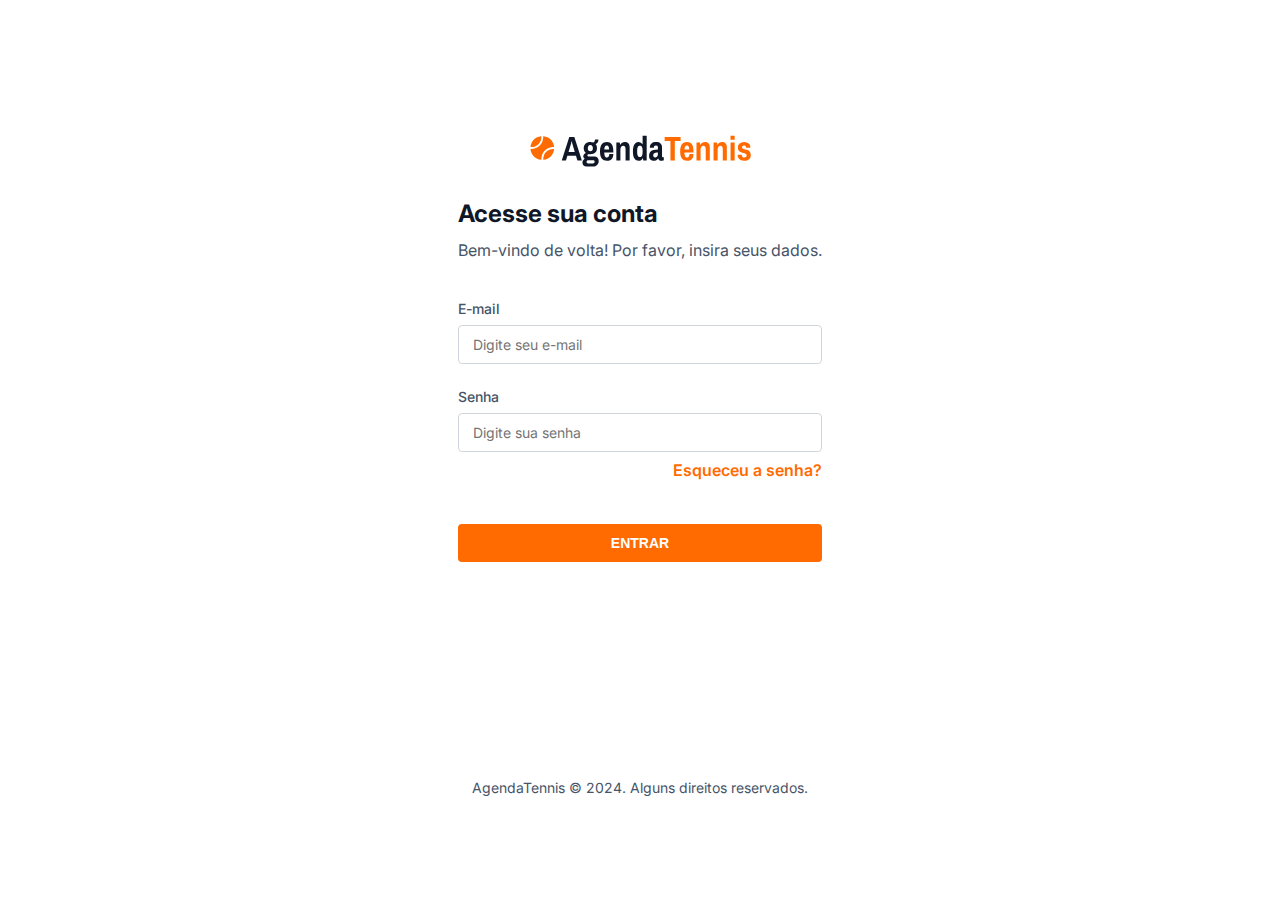
<file: index.html>
<!DOCTYPE html>
<html lang="pt-br">

<head>
  <meta charset="UTF-8" />
  <meta name="viewport" content="width=device-width, initial-scale=1.0" />
  <link rel="preconnect" href="https://fonts.googleapis.com" />
  <link rel="preconnect" href="https://fonts.gstatic.com" crossorigin />
  <link
    href="https://fonts.googleapis.com/css2?family=Inter:ital,opsz,wght@0,14..32,100..900;1,14..32,100..900&display=swap"
    rel="stylesheet" />
  <link rel="stylesheet" href="./styles/index.css" />
  <title>AgendaTennis - Login</title>
</head>

<body>
  <div id="login">
    <main>
      <div class="logo">
        <img src="./assets/icons/logo.svg" alt="Logo AgendaTennis" />
      </div>
      <div class="form-container">
        <div class="form-header">
          <h2 class="titulo-principal">Acesse sua conta</h2>
          <p class="texto-normal">
            Bem-vindo de volta! Por favor, insira seus dados.
          </p>
        </div>
        <form class="form-conteudo" method="post">
          <div>
            <label for="email" class="label-padrao">E-mail</label>
            <input type="email" id="email" autocomplete="username" name="email" placeholder="Digite seu e-mail" required
              class="input-padrao" />
          </div>
          <div>
            <label for="password" class="label-padrao">Senha</label>
            <input type="password" autocomplete="current-password" id="password" name="password" required
              placeholder="Digite sua senha" class="input-padrao" />
            <a class="esquece-senha texto-normal" href="#">Esqueceu a senha?</a>
          </div>
          <div>
            <span class="loginError"></span>
            <button type="submit" class="botao">ENTRAR</button>
          </div>
        </form>
      </div>
    </main>
    <footer>
      <p class="texto-pequeno copy">
        AgendaTennis © 2024. Alguns direitos reservados.
      </p>
    </footer>
  </div>
  <script src="./scripts/login.js"></script>
</body>

</html>
</file>
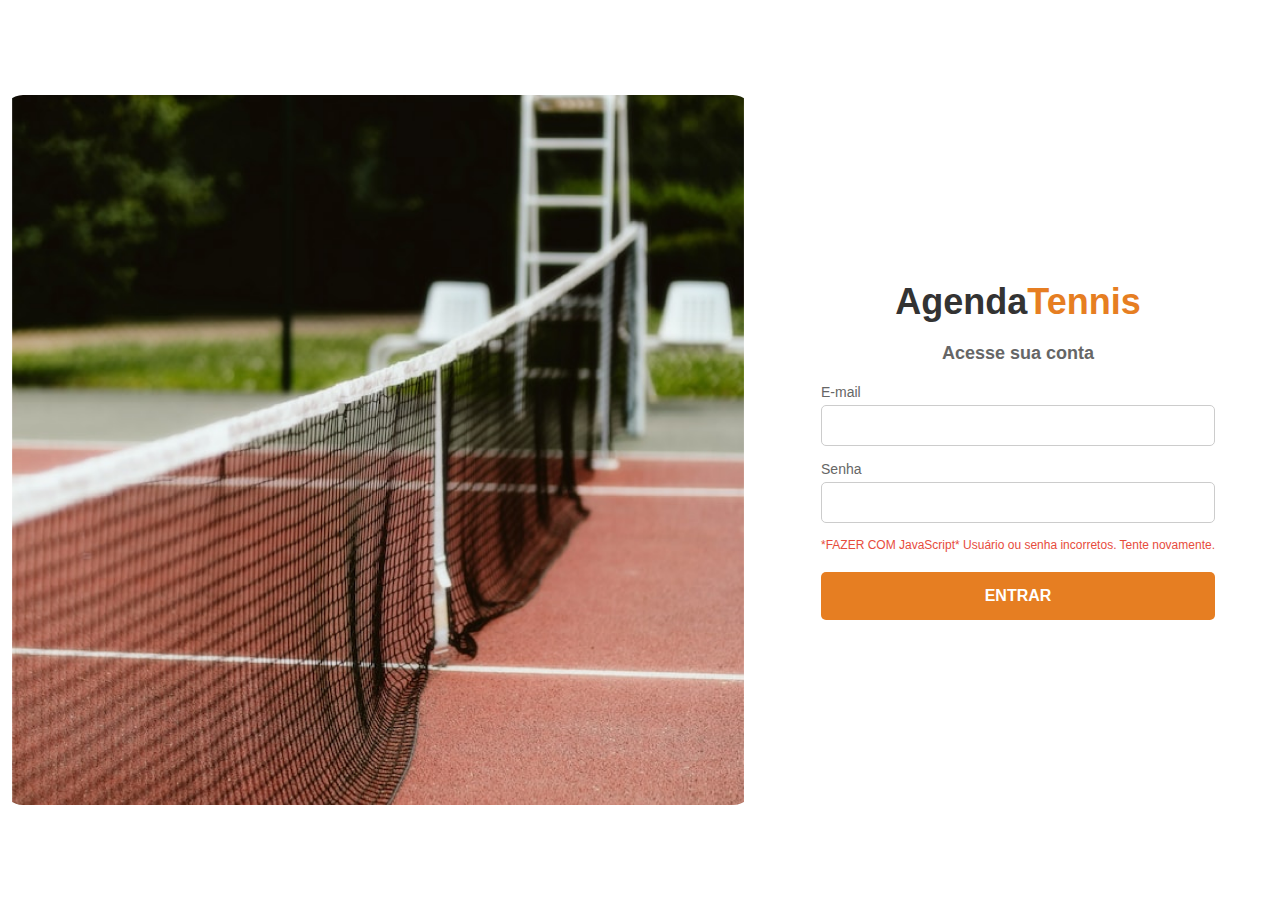
<file: login.html>
<!DOCTYPE html>
<html lang="pt-br">
<head>
    <meta charset="UTF-8">
    <meta name="viewport" content="width=device-width, initial-scale=1.0">
    <link rel="stylesheet" href="login.css">
    <title>AgendaTennis - Login</title>
</head>
<body>
    <div class="conteiner">
        <div class="secao-imagem">
            <img src="image.png" alt="Quadra de tênis">
        </div>
        <div class="secao-formulario">
            <h1>Agenda<span>Tennis</span></h1>
            <form>
                <h2>Acesse sua conta</h2>
                <label for="email">E-mail</label>
                <input type="email" id="email" name="email" required>
                
                <label for="password">Senha</label>
                <input type="password" id="password" name="password" required>
                
                <p class="mensagem-erro">*FAZER COM JavaScript* Usuário ou senha incorretos. Tente novamente.</p>
                
                <button type="submit">ENTRAR</button>
            </form>
        </div>
    </div>
</body>
</html>
</file>
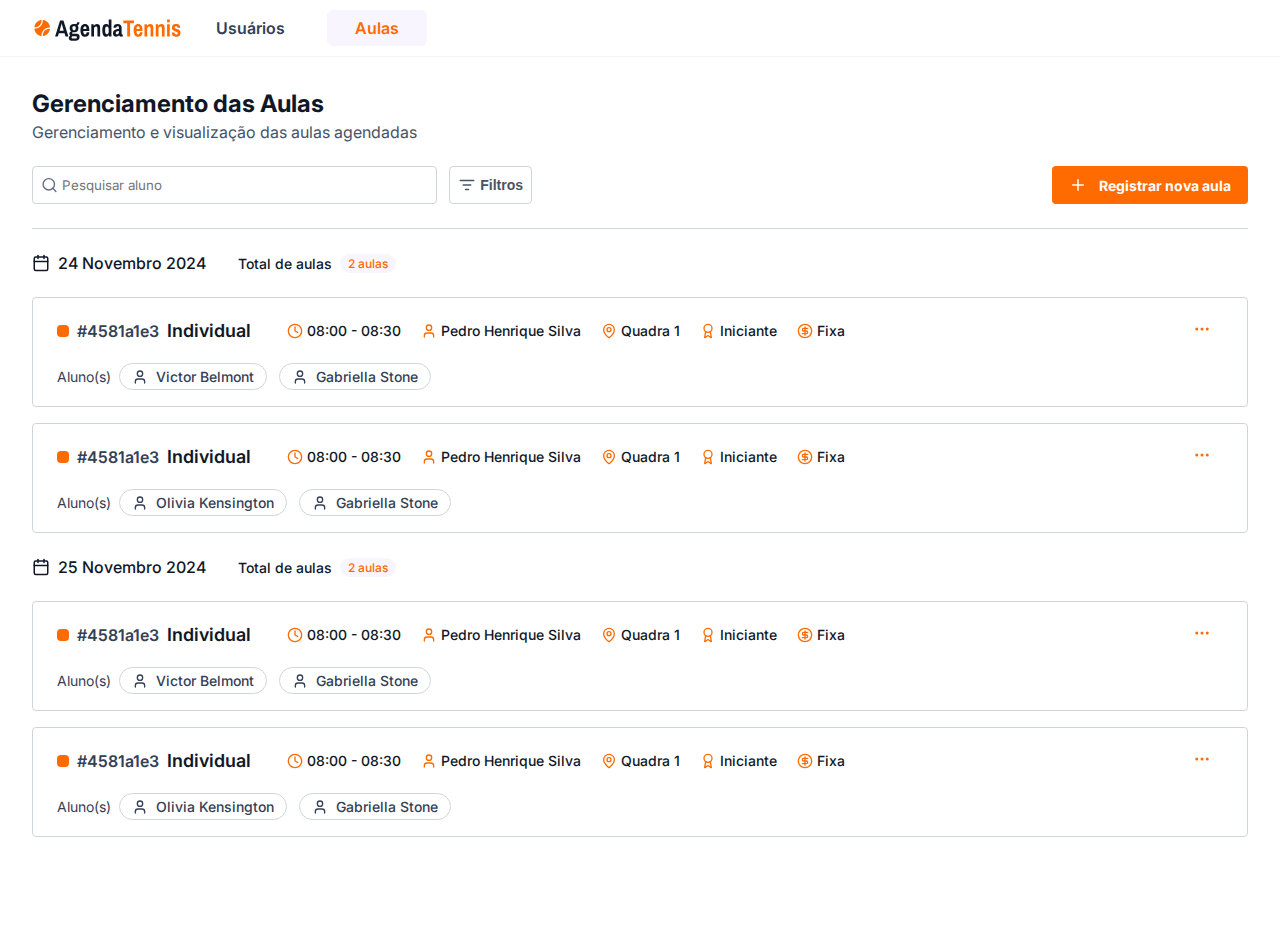
<file: aulas/listar-aulas.html>
<!DOCTYPE html>
<html lang="pt-br">

<head>
    <meta charset="UTF-8">
    <meta name="viewport" content="width=device-width, initial-scale=1.0">
    <link rel="preconnect" href="https://fonts.googleapis.com">
    <link rel="preconnect" href="https://fonts.gstatic.com" crossorigin>
    <link
        href="https://fonts.googleapis.com/css2?family=Inter:ital,opsz,wght@0,14..32,100..900;1,14..32,100..900&display=swap"
        rel="stylesheet">
    <link rel="stylesheet" href="../styles/index.css">
    <link rel="stylesheet" href="../styles/pages/aulas.css">
    <title>AgendaTennis - Listar aulas</title>
</head>

<body id="listar-aulas">
    <header class="header-main">
        <nav class="container">
            <a href="#"><img src="../assets/icons/logo.svg" alt="Logo AgendaTennis" class="img-logo"></a>
            <ul>
                <li><a href="../usuarios/listar-usuarios.html">Usuários</a></li>
                <li><a href="./listar-aulas.html" class="ativo">Aulas</a></li>
            </ul>
        </nav>
    </header>
    <div class="container">
        <main>
            <div class="descricao-pagina">
                <h1 class="titulo-principal">Gerenciamento das Aulas</h1>
                <p class="texto-normal">Gerenciamento e visualização das aulas agendadas</p>
            </div>
            <div class="acoes-usuarios">
                <div class="acoes-usuarios-filtros">
                    <div class="buscar-aulas-input">
                        <svg xmlns="http://www.w3.org/2000/svg" width="24" height="24" viewBox="0 0 24 24" fill="none"
                            stroke="currentColor" stroke-width="2" stroke-linecap="round" stroke-linejoin="round"
                            class="lucide lucide-search">
                            <circle cx="11" cy="11" r="8" />
                            <path d="m21 21-4.3-4.3" />
                        </svg>
                        <input type="search" name="" id="" placeholder="Pesquisar aluno">
                    </div>
                    <button class="filtros botao">
                        <svg xmlns="http://www.w3.org/2000/svg" width="24" height="24" viewBox="0 0 24 24" fill="none"
                            stroke="currentColor" stroke-width="2" stroke-linecap="round" stroke-linejoin="round"
                            class="lucide lucide-list-filter">
                            <path d="M3 6h18" />
                            <path d="M7 12h10" />
                            <path d="M10 18h4" />
                        </svg>
                        Filtros
                    </button>
                </div>
                <a href="./nova-aula.html" class="btn-add-aula botao">
                    <svg xmlns="http://www.w3.org/2000/svg" width="24" height="24" viewBox="0 0 24 24" fill="none"
                        stroke="currentColor" stroke-width="2" stroke-linecap="round" stroke-linejoin="round"
                        class="lucide lucide-plus">
                        <path d="M5 12h14" />
                        <path d="M12 5v14" />
                    </svg>
                    Registrar nova aula
                </a>
            </div>
            <div class="lista-aulas-container">
                <div class="grupo-aulas-dia">
                    <div class="informacoes-dia">
                        <span>
                            <svg xmlns="http://www.w3.org/2000/svg" width="24" height="24" viewBox="0 0 24 24"
                                fill="none" stroke="currentColor" stroke-width="2" stroke-linecap="round"
                                stroke-linejoin="round" class="lucide lucide-calendar">
                                <path d="M8 2v4" />
                                <path d="M16 2v4" />
                                <rect width="18" height="18" x="3" y="4" rx="2" />
                                <path d="M3 10h18" />
                            </svg>
                            24 Novembro 2024
                        </span>
                        <div>
                            Total de aulas<span class="badge">2 aulas</span>
                        </div>
                    </div>
                    <div class="aulas">
                        <div class="card-aula">
                            <div class="card-main">
                                <div class="card-aula-identificacao">
                                    <span class="id-aula">
                                        <span></span>
                                        #4581a1e3
                                    </span>
                                    <span class="card-aula-tipo">Individual</span>
                                </div>
                                <ul class="card-aula-dados-aula">
                                    <li>
                                        <svg xmlns="http://www.w3.org/2000/svg" width="24" height="24"
                                            viewBox="0 0 24 24" fill="none" stroke="currentColor" stroke-width="2"
                                            stroke-linecap="round" stroke-linejoin="round" class="lucide lucide-clock">
                                            <circle cx="12" cy="12" r="10" />
                                            <polyline points="12 6 12 12 16 14" />
                                        </svg>
                                        08:00 - 08:30
                                    </li>
                                    <li>
                                        <svg xmlns="http://www.w3.org/2000/svg" width="24" height="24"
                                            viewBox="0 0 24 24" fill="none" stroke="currentColor" stroke-width="2"
                                            stroke-linecap="round" stroke-linejoin="round" class="lucide lucide-user">
                                            <path d="M19 21v-2a4 4 0 0 0-4-4H9a4 4 0 0 0-4 4v2" />
                                            <circle cx="12" cy="7" r="4" />
                                        </svg>
                                        Pedro Henrique Silva
                                    </li>
                                    <li>
                                        <svg xmlns="http://www.w3.org/2000/svg" width="24" height="24"
                                            viewBox="0 0 24 24" fill="none" stroke="currentColor" stroke-width="2"
                                            stroke-linecap="round" stroke-linejoin="round"
                                            class="lucide lucide-map-pin">
                                            <path
                                                d="M20 10c0 4.993-5.539 10.193-7.399 11.799a1 1 0 0 1-1.202 0C9.539 20.193 4 14.993 4 10a8 8 0 0 1 16 0" />
                                            <circle cx="12" cy="10" r="3" />
                                        </svg>
                                        Quadra 1
                                    </li>
                                    <li>
                                        <svg xmlns="http://www.w3.org/2000/svg" width="24" height="24"
                                            viewBox="0 0 24 24" fill="none" stroke="currentColor" stroke-width="2"
                                            stroke-linecap="round" stroke-linejoin="round" class="lucide lucide-award">
                                            <path
                                                d="m15.477 12.89 1.515 8.526a.5.5 0 0 1-.81.47l-3.58-2.687a1 1 0 0 0-1.197 0l-3.586 2.686a.5.5 0 0 1-.81-.469l1.514-8.526" />
                                            <circle cx="12" cy="8" r="6" />
                                        </svg>
                                        Iniciante
                                    </li>
                                    <li>
                                        <svg xmlns="http://www.w3.org/2000/svg" width="24" height="24"
                                            viewBox="0 0 24 24" fill="none" stroke="currentColor" stroke-width="2"
                                            stroke-linecap="round" stroke-linejoin="round"
                                            class="lucide lucide-circle-dollar-sign">
                                            <circle cx="12" cy="12" r="10" />
                                            <path d="M16 8h-6a2 2 0 1 0 0 4h4a2 2 0 1 1 0 4H8" />
                                            <path d="M12 18V6" />
                                        </svg>
                                        Fixa
                                    </li>
                                </ul>
                                <button class="ações-aula">
                                    <svg xmlns="http://www.w3.org/2000/svg" width="24" height="24" viewBox="0 0 24 24"
                                        fill="none" stroke="currentColor" stroke-width="2" stroke-linecap="round"
                                        stroke-linejoin="round" class="lucide lucide-ellipsis">
                                        <circle cx="12" cy="12" r="1" />
                                        <circle cx="19" cy="12" r="1" />
                                        <circle cx="5" cy="12" r="1" />
                                    </svg>
                                </button>
                            </div>
                            <div class="card-footer">
                                Aluno(s)
                                <ul class="card-aula-lista-alunos">
                                    <li>
                                        <svg xmlns="http://www.w3.org/2000/svg" width="24" height="24"
                                            viewBox="0 0 24 24" fill="none" stroke="currentColor" stroke-width="2"
                                            stroke-linecap="round" stroke-linejoin="round" class="lucide lucide-user">
                                            <path d="M19 21v-2a4 4 0 0 0-4-4H9a4 4 0 0 0-4 4v2" />
                                            <circle cx="12" cy="7" r="4" />
                                        </svg>
                                        Victor Belmont
                                    </li>
                                    <li>
                                        <svg xmlns="http://www.w3.org/2000/svg" width="24" height="24"
                                            viewBox="0 0 24 24" fill="none" stroke="currentColor" stroke-width="2"
                                            stroke-linecap="round" stroke-linejoin="round" class="lucide lucide-user">
                                            <path d="M19 21v-2a4 4 0 0 0-4-4H9a4 4 0 0 0-4 4v2" />
                                            <circle cx="12" cy="7" r="4" />
                                        </svg>
                                        Gabriella Stone
                                    </li>
                                </ul>
                            </div>
                        </div>
                        <div class="card-aula">
                            <div class="card-main">
                                <div class="card-aula-identificacao">
                                    <span class="id-aula">
                                        <span></span>
                                        #4581a1e3
                                    </span>
                                    <span class="card-aula-tipo">Individual</span>
                                </div>
                                <ul class="card-aula-dados-aula">
                                    <li>
                                        <svg xmlns="http://www.w3.org/2000/svg" width="24" height="24"
                                            viewBox="0 0 24 24" fill="none" stroke="currentColor" stroke-width="2"
                                            stroke-linecap="round" stroke-linejoin="round" class="lucide lucide-clock">
                                            <circle cx="12" cy="12" r="10" />
                                            <polyline points="12 6 12 12 16 14" />
                                        </svg>
                                        08:00 - 08:30
                                    </li>
                                    <li>
                                        <svg xmlns="http://www.w3.org/2000/svg" width="24" height="24"
                                            viewBox="0 0 24 24" fill="none" stroke="currentColor" stroke-width="2"
                                            stroke-linecap="round" stroke-linejoin="round" class="lucide lucide-user">
                                            <path d="M19 21v-2a4 4 0 0 0-4-4H9a4 4 0 0 0-4 4v2" />
                                            <circle cx="12" cy="7" r="4" />
                                        </svg>
                                        Pedro Henrique Silva
                                    </li>
                                    <li>
                                        <svg xmlns="http://www.w3.org/2000/svg" width="24" height="24"
                                            viewBox="0 0 24 24" fill="none" stroke="currentColor" stroke-width="2"
                                            stroke-linecap="round" stroke-linejoin="round"
                                            class="lucide lucide-map-pin">
                                            <path
                                                d="M20 10c0 4.993-5.539 10.193-7.399 11.799a1 1 0 0 1-1.202 0C9.539 20.193 4 14.993 4 10a8 8 0 0 1 16 0" />
                                            <circle cx="12" cy="10" r="3" />
                                        </svg>
                                        Quadra 1
                                    </li>
                                    <li>
                                        <svg xmlns="http://www.w3.org/2000/svg" width="24" height="24"
                                            viewBox="0 0 24 24" fill="none" stroke="currentColor" stroke-width="2"
                                            stroke-linecap="round" stroke-linejoin="round" class="lucide lucide-award">
                                            <path
                                                d="m15.477 12.89 1.515 8.526a.5.5 0 0 1-.81.47l-3.58-2.687a1 1 0 0 0-1.197 0l-3.586 2.686a.5.5 0 0 1-.81-.469l1.514-8.526" />
                                            <circle cx="12" cy="8" r="6" />
                                        </svg>
                                        Iniciante
                                    </li>
                                    <li>
                                        <svg xmlns="http://www.w3.org/2000/svg" width="24" height="24"
                                            viewBox="0 0 24 24" fill="none" stroke="currentColor" stroke-width="2"
                                            stroke-linecap="round" stroke-linejoin="round"
                                            class="lucide lucide-circle-dollar-sign">
                                            <circle cx="12" cy="12" r="10" />
                                            <path d="M16 8h-6a2 2 0 1 0 0 4h4a2 2 0 1 1 0 4H8" />
                                            <path d="M12 18V6" />
                                        </svg>
                                        Fixa
                                    </li>
                                </ul>
                                <button class="ações-aula">
                                    <svg xmlns="http://www.w3.org/2000/svg" width="24" height="24" viewBox="0 0 24 24"
                                        fill="none" stroke="currentColor" stroke-width="2" stroke-linecap="round"
                                        stroke-linejoin="round" class="lucide lucide-ellipsis">
                                        <circle cx="12" cy="12" r="1" />
                                        <circle cx="19" cy="12" r="1" />
                                        <circle cx="5" cy="12" r="1" />
                                    </svg>
                                </button>
                            </div>
                            <div class="card-footer">
                                Aluno(s)
                                <ul class="card-aula-lista-alunos">
                                    <li>
                                        <svg xmlns="http://www.w3.org/2000/svg" width="24" height="24"
                                            viewBox="0 0 24 24" fill="none" stroke="currentColor" stroke-width="2"
                                            stroke-linecap="round" stroke-linejoin="round" class="lucide lucide-user">
                                            <path d="M19 21v-2a4 4 0 0 0-4-4H9a4 4 0 0 0-4 4v2" />
                                            <circle cx="12" cy="7" r="4" />
                                        </svg>
                                        Olivia Kensington
                                    </li>
                                    <li>
                                        <svg xmlns="http://www.w3.org/2000/svg" width="24" height="24"
                                            viewBox="0 0 24 24" fill="none" stroke="currentColor" stroke-width="2"
                                            stroke-linecap="round" stroke-linejoin="round" class="lucide lucide-user">
                                            <path d="M19 21v-2a4 4 0 0 0-4-4H9a4 4 0 0 0-4 4v2" />
                                            <circle cx="12" cy="7" r="4" />
                                        </svg>
                                        Gabriella Stone
                                    </li>
                                </ul>
                            </div>
                        </div>
                    </div>
                </div>
                <div class="grupo-aulas-dia">
                    <div class="informacoes-dia">
                        <span>
                            <svg xmlns="http://www.w3.org/2000/svg" width="24" height="24" viewBox="0 0 24 24"
                                fill="none" stroke="currentColor" stroke-width="2" stroke-linecap="round"
                                stroke-linejoin="round" class="lucide lucide-calendar">
                                <path d="M8 2v4" />
                                <path d="M16 2v4" />
                                <rect width="18" height="18" x="3" y="4" rx="2" />
                                <path d="M3 10h18" />
                            </svg>
                            25 Novembro 2024
                        </span>
                        <div>
                            Total de aulas<span class="badge">2 aulas</span>
                        </div>
                    </div>
                    <div class="aulas">
                        <div class="card-aula">
                            <div class="card-main">
                                <div class="card-aula-identificacao">
                                    <span class="id-aula">
                                        <span></span>
                                        #4581a1e3
                                    </span>
                                    <span class="card-aula-tipo">Individual</span>
                                </div>
                                <ul class="card-aula-dados-aula">
                                    <li>
                                        <svg xmlns="http://www.w3.org/2000/svg" width="24" height="24"
                                            viewBox="0 0 24 24" fill="none" stroke="currentColor" stroke-width="2"
                                            stroke-linecap="round" stroke-linejoin="round" class="lucide lucide-clock">
                                            <circle cx="12" cy="12" r="10" />
                                            <polyline points="12 6 12 12 16 14" />
                                        </svg>
                                        08:00 - 08:30
                                    </li>
                                    <li>
                                        <svg xmlns="http://www.w3.org/2000/svg" width="24" height="24"
                                            viewBox="0 0 24 24" fill="none" stroke="currentColor" stroke-width="2"
                                            stroke-linecap="round" stroke-linejoin="round" class="lucide lucide-user">
                                            <path d="M19 21v-2a4 4 0 0 0-4-4H9a4 4 0 0 0-4 4v2" />
                                            <circle cx="12" cy="7" r="4" />
                                        </svg>
                                        Pedro Henrique Silva
                                    </li>
                                    <li>
                                        <svg xmlns="http://www.w3.org/2000/svg" width="24" height="24"
                                            viewBox="0 0 24 24" fill="none" stroke="currentColor" stroke-width="2"
                                            stroke-linecap="round" stroke-linejoin="round"
                                            class="lucide lucide-map-pin">
                                            <path
                                                d="M20 10c0 4.993-5.539 10.193-7.399 11.799a1 1 0 0 1-1.202 0C9.539 20.193 4 14.993 4 10a8 8 0 0 1 16 0" />
                                            <circle cx="12" cy="10" r="3" />
                                        </svg>
                                        Quadra 1
                                    </li>
                                    <li>
                                        <svg xmlns="http://www.w3.org/2000/svg" width="24" height="24"
                                            viewBox="0 0 24 24" fill="none" stroke="currentColor" stroke-width="2"
                                            stroke-linecap="round" stroke-linejoin="round" class="lucide lucide-award">
                                            <path
                                                d="m15.477 12.89 1.515 8.526a.5.5 0 0 1-.81.47l-3.58-2.687a1 1 0 0 0-1.197 0l-3.586 2.686a.5.5 0 0 1-.81-.469l1.514-8.526" />
                                            <circle cx="12" cy="8" r="6" />
                                        </svg>
                                        Iniciante
                                    </li>
                                    <li>
                                        <svg xmlns="http://www.w3.org/2000/svg" width="24" height="24"
                                            viewBox="0 0 24 24" fill="none" stroke="currentColor" stroke-width="2"
                                            stroke-linecap="round" stroke-linejoin="round"
                                            class="lucide lucide-circle-dollar-sign">
                                            <circle cx="12" cy="12" r="10" />
                                            <path d="M16 8h-6a2 2 0 1 0 0 4h4a2 2 0 1 1 0 4H8" />
                                            <path d="M12 18V6" />
                                        </svg>
                                        Fixa
                                    </li>
                                </ul>
                                <button class="ações-aula">
                                    <svg xmlns="http://www.w3.org/2000/svg" width="24" height="24" viewBox="0 0 24 24"
                                        fill="none" stroke="currentColor" stroke-width="2" stroke-linecap="round"
                                        stroke-linejoin="round" class="lucide lucide-ellipsis">
                                        <circle cx="12" cy="12" r="1" />
                                        <circle cx="19" cy="12" r="1" />
                                        <circle cx="5" cy="12" r="1" />
                                    </svg>
                                </button>
                            </div>
                            <div class="card-footer">
                                Aluno(s)
                                <ul class="card-aula-lista-alunos">
                                    <li>
                                        <svg xmlns="http://www.w3.org/2000/svg" width="24" height="24"
                                            viewBox="0 0 24 24" fill="none" stroke="currentColor" stroke-width="2"
                                            stroke-linecap="round" stroke-linejoin="round" class="lucide lucide-user">
                                            <path d="M19 21v-2a4 4 0 0 0-4-4H9a4 4 0 0 0-4 4v2" />
                                            <circle cx="12" cy="7" r="4" />
                                        </svg>
                                        Victor Belmont
                                    </li>
                                    <li>
                                        <svg xmlns="http://www.w3.org/2000/svg" width="24" height="24"
                                            viewBox="0 0 24 24" fill="none" stroke="currentColor" stroke-width="2"
                                            stroke-linecap="round" stroke-linejoin="round" class="lucide lucide-user">
                                            <path d="M19 21v-2a4 4 0 0 0-4-4H9a4 4 0 0 0-4 4v2" />
                                            <circle cx="12" cy="7" r="4" />
                                        </svg>
                                        Gabriella Stone
                                    </li>
                                </ul>
                            </div>
                        </div>
                        <div class="card-aula">
                            <div class="card-main">
                                <div class="card-aula-identificacao">
                                    <span class="id-aula">
                                        <span></span>
                                        #4581a1e3
                                    </span>
                                    <span class="card-aula-tipo">Individual</span>
                                </div>
                                <ul class="card-aula-dados-aula">
                                    <li>
                                        <svg xmlns="http://www.w3.org/2000/svg" width="24" height="24"
                                            viewBox="0 0 24 24" fill="none" stroke="currentColor" stroke-width="2"
                                            stroke-linecap="round" stroke-linejoin="round" class="lucide lucide-clock">
                                            <circle cx="12" cy="12" r="10" />
                                            <polyline points="12 6 12 12 16 14" />
                                        </svg>
                                        08:00 - 08:30
                                    </li>
                                    <li>
                                        <svg xmlns="http://www.w3.org/2000/svg" width="24" height="24"
                                            viewBox="0 0 24 24" fill="none" stroke="currentColor" stroke-width="2"
                                            stroke-linecap="round" stroke-linejoin="round" class="lucide lucide-user">
                                            <path d="M19 21v-2a4 4 0 0 0-4-4H9a4 4 0 0 0-4 4v2" />
                                            <circle cx="12" cy="7" r="4" />
                                        </svg>
                                        Pedro Henrique Silva
                                    </li>
                                    <li>
                                        <svg xmlns="http://www.w3.org/2000/svg" width="24" height="24"
                                            viewBox="0 0 24 24" fill="none" stroke="currentColor" stroke-width="2"
                                            stroke-linecap="round" stroke-linejoin="round"
                                            class="lucide lucide-map-pin">
                                            <path
                                                d="M20 10c0 4.993-5.539 10.193-7.399 11.799a1 1 0 0 1-1.202 0C9.539 20.193 4 14.993 4 10a8 8 0 0 1 16 0" />
                                            <circle cx="12" cy="10" r="3" />
                                        </svg>
                                        Quadra 1
                                    </li>
                                    <li>
                                        <svg xmlns="http://www.w3.org/2000/svg" width="24" height="24"
                                            viewBox="0 0 24 24" fill="none" stroke="currentColor" stroke-width="2"
                                            stroke-linecap="round" stroke-linejoin="round" class="lucide lucide-award">
                                            <path
                                                d="m15.477 12.89 1.515 8.526a.5.5 0 0 1-.81.47l-3.58-2.687a1 1 0 0 0-1.197 0l-3.586 2.686a.5.5 0 0 1-.81-.469l1.514-8.526" />
                                            <circle cx="12" cy="8" r="6" />
                                        </svg>
                                        Iniciante
                                    </li>
                                    <li>
                                        <svg xmlns="http://www.w3.org/2000/svg" width="24" height="24"
                                            viewBox="0 0 24 24" fill="none" stroke="currentColor" stroke-width="2"
                                            stroke-linecap="round" stroke-linejoin="round"
                                            class="lucide lucide-circle-dollar-sign">
                                            <circle cx="12" cy="12" r="10" />
                                            <path d="M16 8h-6a2 2 0 1 0 0 4h4a2 2 0 1 1 0 4H8" />
                                            <path d="M12 18V6" />
                                        </svg>
                                        Fixa
                                    </li>
                                </ul>
                                <button class="ações-aula">
                                    <svg xmlns="http://www.w3.org/2000/svg" width="24" height="24" viewBox="0 0 24 24"
                                        fill="none" stroke="currentColor" stroke-width="2" stroke-linecap="round"
                                        stroke-linejoin="round" class="lucide lucide-ellipsis">
                                        <circle cx="12" cy="12" r="1" />
                                        <circle cx="19" cy="12" r="1" />
                                        <circle cx="5" cy="12" r="1" />
                                    </svg>
                                </button>
                            </div>
                            <div class="card-footer">
                                Aluno(s)
                                <ul class="card-aula-lista-alunos">
                                    <li>
                                        <svg xmlns="http://www.w3.org/2000/svg" width="24" height="24"
                                            viewBox="0 0 24 24" fill="none" stroke="currentColor" stroke-width="2"
                                            stroke-linecap="round" stroke-linejoin="round" class="lucide lucide-user">
                                            <path d="M19 21v-2a4 4 0 0 0-4-4H9a4 4 0 0 0-4 4v2" />
                                            <circle cx="12" cy="7" r="4" />
                                        </svg>
                                        Olivia Kensington
                                    </li>
                                    <li>
                                        <svg xmlns="http://www.w3.org/2000/svg" width="24" height="24"
                                            viewBox="0 0 24 24" fill="none" stroke="currentColor" stroke-width="2"
                                            stroke-linecap="round" stroke-linejoin="round" class="lucide lucide-user">
                                            <path d="M19 21v-2a4 4 0 0 0-4-4H9a4 4 0 0 0-4 4v2" />
                                            <circle cx="12" cy="7" r="4" />
                                        </svg>
                                        Gabriella Stone
                                    </li>
                                </ul>
                            </div>
                        </div>
                    </div>
                </div>
            </div>
        </main>
    </div>
</body>

</html>
</file>
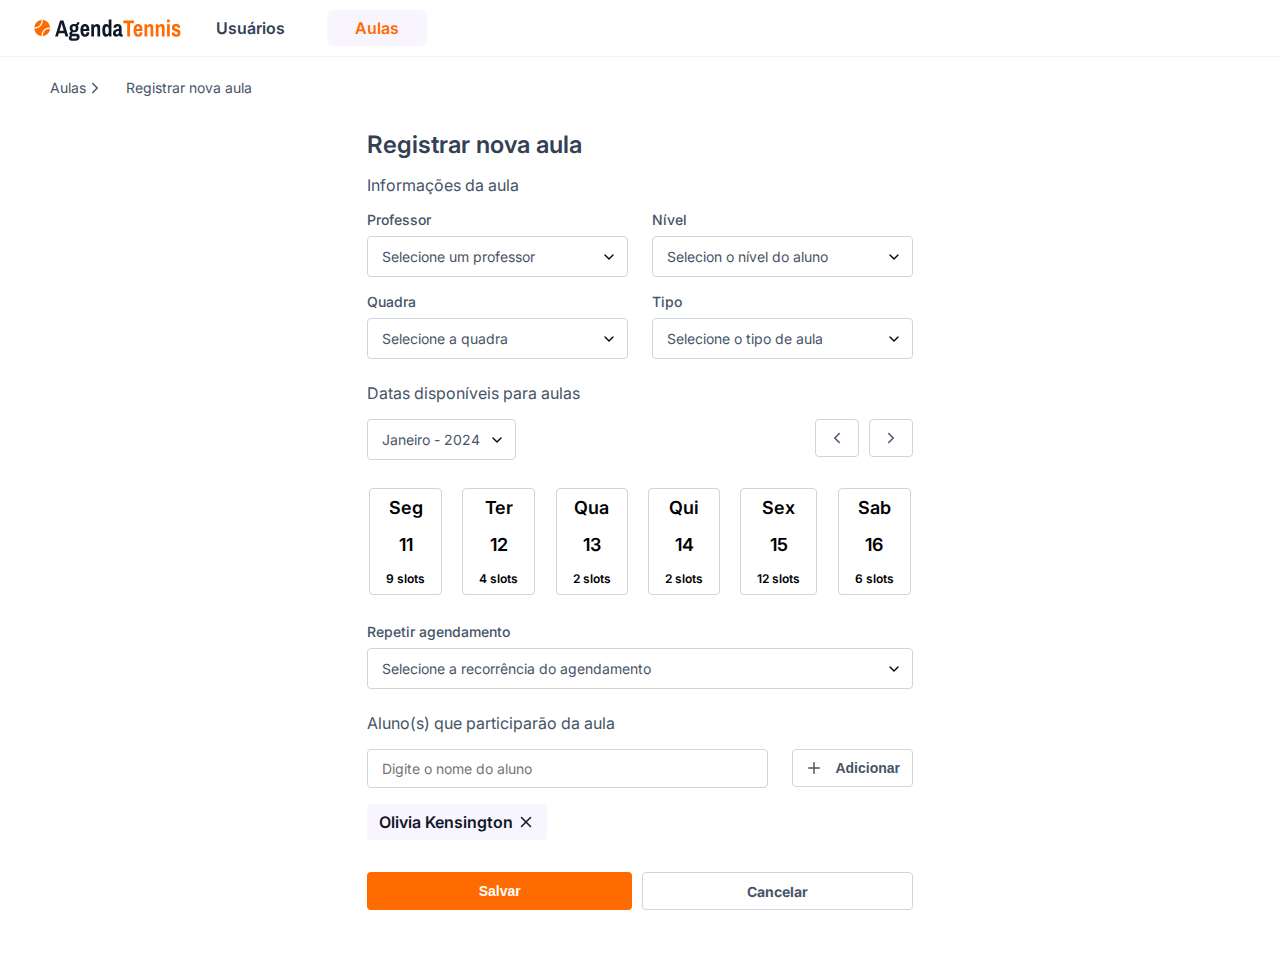
<file: aulas/nova-aula.html>
<!DOCTYPE html>
<html lang="pt-br">

<head>
    <meta charset="UTF-8">
    <meta name="viewport" content="width=device-width, initial-scale=1.0">
    <link rel="preconnect" href="https://fonts.googleapis.com">
    <link rel="preconnect" href="https://fonts.gstatic.com" crossorigin>
    <link href="https://fonts.googleapis.com/css2?family=Inter:wght@400;500;600;700&display=swap" rel="stylesheet">
    <link rel="stylesheet" href="../styles/index.css">
    <link rel="stylesheet" href="../styles/pages/cadastrar-aulas.css">
    <title>AgendaTennis - Registrar Aula</title>
</head>

<body id="nova-aula">
    <header class="header-main">
        <nav class="container">
            <a href="#"><img src="../assets/icons/logo.svg" alt="Logo AgendaTennis" class="img-logo"></a>
            <ul>
                <li><a href="../usuarios/listar-usuarios.html">Usuários</a></li>
                <li><a href="./listar-aulas.html" class="ativo">Aulas</a></li>
            </ul>
        </nav>
    </header>
    <main class="container">
        <div class="breadcrumb-container">
            <ul class="breadcrumb-list">
                <li class="breadcrumb-item">
                    <a href="./listar-aulas.html" class="text-xs">
                        Aulas
                        <svg xmlns="http://www.w3.org/2000/svg" width="24" height="24" viewBox="0 0 24 24" fill="none"
                            stroke="currentColor" stroke-width="2" stroke-linecap="round" stroke-linejoin="round"
                            class="lucide lucide-chevron-right">
                            <path d="m9 18 6-6-6-6" />
                        </svg>
                    </a>
                </li>
                <li class="breadcrumb-item">
                    <a href="./nova-aula.html" class="text-xs icon-none">
                        Registrar nova aula
                    </a>
                </li>
            </ul>
        </div>
        <div class="form-container">
            <h1 class="titulo-secundario">Registrar nova aula</h1>
            <form class="form-adicionar-aula">
                <div class="user-info">
                    <p class="texto-normal">Informações da aula</p>
                    <div class="form-group">
                        <div class="form-field">
                            <label for="professor" class="label-padrao">Professor</label>
                            <select name="professor" id="professor" class="select-padrao" required>
                                <option>Selecione um professor</option>
                                <option value="1">Gabriel Martins Silva</option>
                                <option value="2">Lucas Oliveira Santos</option>
                                <option value="3">Thiago Pereira Costa</option>
                                <option value="4">Rafael Souza Almeida</option>
                                <option value="4">Bruno Araújo Nascimento</option>
                            </select>
                        </div>
                        <div class="form-field">
                            <label for="nivel" class="label-padrao">Nível</label>
                            <select name="nivel" id="nivel" class="select-padrao" required>
                                <option>Selecion o nível do aluno</option>
                                <option value="1">Iniciante</option>
                                <option value="2">Intermediário</option>
                                <option value="3">Avançado</option>
                            </select>
                        </div>
                    </div>
                    <div class="form-group">
                        <div class="form-field">
                            <label for="quadra" class="label-padrao">Quadra</label>
                            <select name="quadra" id="quadra" class="select-padrao" required>
                                <option>Selecione a quadra</option>
                                <option value="1">Quadra - 1</option>
                                <option value="2">Quadra - 2</option>
                                <option value="3">Quadra - 3</option>
                                <option value="4">Quadra - 4</option>
                                <option value="5">Quadra - 5</option>
                            </select>
                        </div>
                        <div class="form-field">
                            <label for="tipo" class="label-padrao">Tipo</label>
                            <select name="tipo" id="tipo" class="select-padrao" required>
                                <option>Selecione o tipo de aula</option>
                                <option value="individual">Individual</option>
                                <option value="dupla">Dupla</option>
                                <option value="grupo">Grupo</option>
                            </select>
                        </div>
                    </div>
                </div>
                <div class="datas-disponiveis">
                    <p class="texto-normal">Datas disponíveis para aulas</p>
                    <div class="data-disponvies-selecionar">
                        <div class="form-group">
                            <div class="form-field">
                                <select name="datas-aulas" id="datas-aulas" class="select-padrao" required>
                                    <option value="01/2024">Janeiro - 2024</option>
                                    <option value="02/2024">Fevereiro - 2024</option>
                                    <option value="03/2024">Março - 2024</option>
                                    <option value="04/2024">Abril - 2024</option>
                                    <option value="05/2024">Maio - 2024</option>
                                    <option value="06/2024">Junho - 2024</option>
                                    <option value="07/2024">Julho - 2024</option>
                                    <option value="08/2024">Agosto - 2024</option>
                                    <option value="09/2024">Setembro - 2024</option>
                                    <option value="10/2024">Outubro - 2024</option>
                                    <option value="11/2024">Novembro - 2024</option>
                                    <option value="12/2024">Dezembro - 2024</option>
                                </select>
                            </div>
                            <div class="data-disponvies-acoes">
                                <button class="botao outline">
                                    <svg xmlns="http://www.w3.org/2000/svg" width="24" height="24" viewBox="0 0 24 24"
                                        fill="none" stroke="currentColor" stroke-width="2" stroke-linecap="round"
                                        stroke-linejoin="round" class="lucide lucide-chevron-left">
                                        <path d="m15 18-6-6 6-6" />
                                    </svg>
                                </button>
                                <button class="botao outline">
                                    <svg xmlns="http://www.w3.org/2000/svg" width="24" height="24" viewBox="0 0 24 24"
                                        fill="none" stroke="currentColor" stroke-width="2" stroke-linecap="round"
                                        stroke-linejoin="round" class="lucide lucide-chevron-right">
                                        <path d="m9 18 6-6-6-6" />
                                    </svg>
                                </button>
                            </div>
                        </div>
                        <ul class="lista-data-disponvies">
                            <li>
                                <input type="radio" name="data-selecionada" id="seg-11" class="data-selecionada">
                                <label for="seg-11" class="card-data-selecionada">
                                    <span class="dia-semana">Seg</span>
                                    <span class="dia-mes">11</span>
                                    <span class="slots">9 slots</span>
                                </label>
                            </li>
                            <li>
                                <input type="radio" name="data-selecionada" id="ter-12" class="data-selecionada">
                                <label for="ter-12" class="card-data-selecionada">
                                    <span class="dia-semana">Ter</span>
                                    <span class="dia-mes">12</span>
                                    <span class="slots">4 slots</span>
                                </label>
                            </li>
                            <li>
                                <input type="radio" name="data-selecionada" id="qua-13" class="data-selecionada">
                                <label for="qua-13" class="card-data-selecionada">
                                    <span class="dia-semana">Qua</span>
                                    <span class="dia-mes">13</span>
                                    <span class="slots">2 slots</span>
                                </label>
                            </li>
                            <li>
                                <input type="radio" name="data-selecionada" id="qui-14" class="data-selecionada">
                                <label for="qui-14" class="card-data-selecionada">
                                    <span class="dia-semana">Qui</span>
                                    <span class="dia-mes">14</span>
                                    <span class="slots">2 slots</span>
                                </label>
                            </li>
                            <li>
                                <input type="radio" name="data-selecionada" id="sex-15" class="data-selecionada">
                                <label for="sex-15" class="card-data-selecionada">
                                    <span class="dia-semana">Sex</span>
                                    <span class="dia-mes">15</span>
                                    <span class="slots">12 slots</span>
                                </label>
                            </li>
                            <li>
                                <input type="radio" name="data-selecionada" id="sab-16" class="data-selecionada">
                                <label for="sab-16" class="card-data-selecionada">
                                    <span class="dia-semana">Sab</span>
                                    <span class="dia-mes">16</span>
                                    <span class="slots">6 slots</span>
                                </label>
                            </li>
                        </ul>
                    </div>
                    <div class="form-group">
                        <div class="form-field">
                            <label for="agendamento" class="label-padrao">Repetir agendamento</label>
                            <select name="agendamento" id="agendamento" class="select-padrao" required>
                                <option>Selecione a recorrência do agendamento</option>
                                <option value="individual">Não se repete</option>
                                <option value="dupla">Semanalmente toda quarta-feira</option>
                                <option value="dupla">Mensalmente todo dia 21-01-2024</option>
                            </select>
                        </div>
                    </div>
                </div>
                <div class="alunos-participantes">
                    <p class="texto-normal">Aluno(s) que participarão da aula</p>
                    <div class="form-group">
                        <input type="search" name="adicionar-aluno" id="adicionar-aluno" class="input-padrao"
                            placeholder="Digite o nome do aluno">
                        <button type="button" class="botao outline">
                            <svg xmlns="http://www.w3.org/2000/svg" width="24" height="24" viewBox="0 0 24 24"
                                fill="none" stroke="currentColor" stroke-width="2" stroke-linecap="round"
                                stroke-linejoin="round" class="lucide lucide-plus">
                                <path d="M5 12h14" />
                                <path d="M12 5v14" />
                            </svg>Adicionar
                        </button>
                    </div>
                    <ul class="lista-alunos-participantes">
                        <li class="aluno-participante">
                            Olivia Kensington <svg xmlns=" http://www.w3.org/2000/svg" width="24" height="24"
                                viewBox="0 0 24 24" fill="none" stroke="currentColor" stroke-width="2"
                                stroke-linecap="round" stroke-linejoin="round" class="lucide lucide-x">
                                <path d="M18 6 6 18" />
                                <path d="m6 6 12 12" />
                            </svg>
                        </li>
                    </ul>
                </div>
                <div class="form-actions">
                    <button type="submit" class="botao">Salvar</button>
                    <a href="./listar-aulas.html" class="botao outline" id="cancelar">Cancelar</a>
                </div>
            </form>
        </div>
    </main>
</body>

</html>
</file>
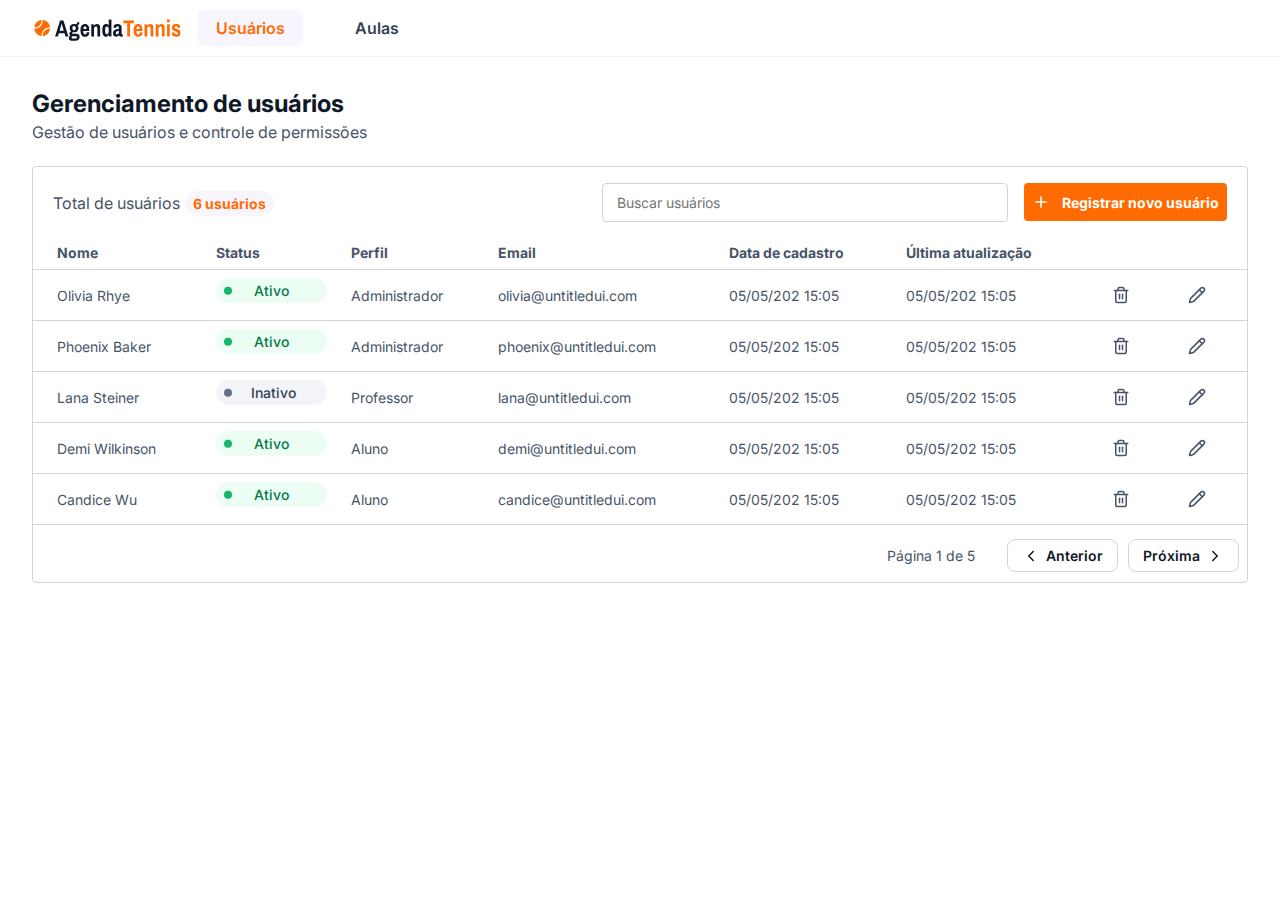
<file: usuarios/listar-usuarios.html>
<!DOCTYPE html>
<html lang="pt-br">

<head>
    <meta charset="UTF-8">
    <meta name="viewport" content="width=device-width, initial-scale=1.0">
    <link rel="preconnect" href="https://fonts.googleapis.com">
    <link rel="preconnect" href="https://fonts.gstatic.com" crossorigin>
    <link
        href="https://fonts.googleapis.com/css2?family=Inter:ital,opsz,wght@0,14..32,100..900;1,14..32,100..900&display=swap"
        rel="stylesheet">
    <link rel="stylesheet" href="../styles/index.css">
    <link rel="stylesheet" href="../styles/pages/listar-usuarios.css">
    <title>AgendaTennis - Listar Usuário</title>
</head>

<body id="listar-usuarios">
    <header class="header-main">
        <nav class="container">
            <a href="#"><img src="../assets/icons/logo.svg" alt="Logo AgendaTennis" class="img-logo"></a>
            <ul>
                <li><a href="./listar-usuarios.html" class="ativo">Usuários</a></li>
                <li><a href="../aulas/listar-aulas.html">Aulas</a></li>
            </ul>
        </nav>
    </header>
    <main class="container">
        <div class="descricao-pagina">
            <h1 class="titulo-principal">Gerenciamento de usuários</h1>
            <p class="texto-normal">Gestão de usuários e controle de permissões</p>
        </div>
        <div class="table-container">
            <div class="table-container-header">
                <p class="texto-normal">Total de usuários <span class="texto-pequeno">6 usuários</span></p>
                <div class="table-container-actions">
                    <input class="input-padrao" type="search" name="q" id="q" placeholder="Buscar usuários" />
                    <a href="./novo-usuario.html" class="botao texto-pequeno">
                        <svg xmlns="http://www.w3.org/2000/svg" width="24" height="24" viewBox="0 0 24 24" fill="none"
                            stroke="currentColor" stroke-width="2" stroke-linecap="round" stroke-linejoin="round"
                            class="lucide lucide-plus">
                            <path d="M5 12h14" />
                            <path d="M12 5v14" />
                        </svg>
                        Registrar novo usuário
                    </a>
                </div>
            </div>
            <div class="table-container-content">
                <table class="table-default">
                    <thead class="texto-pequeno">
                        <tr>
                            <th>Nome</th>
                            <th>Status</th>
                            <th>Perfil</th>
                            <th>Email</th>
                            <th>Data de cadastro</th>
                            <th>Última atualização</th>
                            <th></th>
                            <th></th>
                        </tr>
                    </thead>
                    <tbody class="texto-pequeno">
                        <tr>
                            <td>Olivia Rhye</td>
                            <td><span class="status">Ativo</span></td>
                            <td>Administrador</td>
                            <td>olivia@untitledui.com</td>
                            <td>05/05/202 15:05</td>
                            <td>05/05/202 15:05</td>
                            <td>
                                <button class="table-action-remove table-row-actions">
                                    <svg xmlns="http://www.w3.org/2000/svg" width="24" height="24" viewBox="0 0 24 24"
                                        fill="none" stroke="currentColor" stroke-width="2" stroke-linecap="round"
                                        stroke-linejoin="round" class="lucide-trash-2 lucide">
                                        <path d="M3 6h18" />
                                        <path d="M19 6v14c0 1-1 2-2 2H7c-1 0-2-1-2-2V6" />
                                        <path d="M8 6V4c0-1 1-2 2-2h4c1 0 2 1 2 2v2" />
                                        <line x1="10" x2="10" y1="11" y2="17" />
                                        <line x1="14" x2="14" y1="11" y2="17" />
                                    </svg>
                                </button>
                            </td>
                            <td>
                                <a class="table-row-actions">
                                    <svg xmlns="http://www.w3.org/2000/svg" width="24" height="24" viewBox="0 0 24 24"
                                        fill="none" stroke="currentColor" stroke-width="2" stroke-linecap="round"
                                        stroke-linejoin="round" class="lucide lucide-pencil">
                                        <path
                                            d="M21.174 6.812a1 1 0 0 0-3.986-3.987L3.842 16.174a2 2 0 0 0-.5.83l-1.321 4.352a.5.5 0 0 0 .623.622l4.353-1.32a2 2 0 0 0 .83-.497z" />
                                        <path d="m15 5 4 4" />
                                    </svg>
                                </a>
                            </td>
                        </tr>
                        <tr>
                            <td>Phoenix Baker</td>
                            <td><span class="status">Ativo</span></td>
                            <td>Administrador</td>
                            <td>phoenix@untitledui.com</td>
                            <td>05/05/202 15:05</td>
                            <td>05/05/202 15:05</td>
                            <td>
                                <button class="table-action-remove table-row-actions">
                                    <svg xmlns="http://www.w3.org/2000/svg" width="24" height="24" viewBox="0 0 24 24"
                                        fill="none" stroke="currentColor" stroke-width="2" stroke-linecap="round"
                                        stroke-linejoin="round" class="lucide-trash-2 lucide">
                                        <path d="M3 6h18" />
                                        <path d="M19 6v14c0 1-1 2-2 2H7c-1 0-2-1-2-2V6" />
                                        <path d="M8 6V4c0-1 1-2 2-2h4c1 0 2 1 2 2v2" />
                                        <line x1="10" x2="10" y1="11" y2="17" />
                                        <line x1="14" x2="14" y1="11" y2="17" />
                                    </svg>
                                </button>
                            </td>
                            <td>
                                <a class="table-row-actions">
                                    <svg xmlns="http://www.w3.org/2000/svg" width="24" height="24" viewBox="0 0 24 24"
                                        fill="none" stroke="currentColor" stroke-width="2" stroke-linecap="round"
                                        stroke-linejoin="round" class="lucide lucide-pencil">
                                        <path
                                            d="M21.174 6.812a1 1 0 0 0-3.986-3.987L3.842 16.174a2 2 0 0 0-.5.83l-1.321 4.352a.5.5 0 0 0 .623.622l4.353-1.32a2 2 0 0 0 .83-.497z" />
                                        <path d="m15 5 4 4" />
                                    </svg>
                                </a>
                            </td>
                        </tr>
                        <tr>
                            <td>Lana Steiner</td>
                            <td><span class="status inativo">Inativo</span></td>
                            <td>Professor</td>
                            <td>lana@untitledui.com</td>
                            <td>05/05/202 15:05</td>
                            <td>05/05/202 15:05</td>
                            <td>
                                <button class="table-action-remove table-row-actions">
                                    <svg xmlns="http://www.w3.org/2000/svg" width="24" height="24" viewBox="0 0 24 24"
                                        fill="none" stroke="currentColor" stroke-width="2" stroke-linecap="round"
                                        stroke-linejoin="round" class="lucide-trash-2 lucide">
                                        <path d="M3 6h18" />
                                        <path d="M19 6v14c0 1-1 2-2 2H7c-1 0-2-1-2-2V6" />
                                        <path d="M8 6V4c0-1 1-2 2-2h4c1 0 2 1 2 2v2" />
                                        <line x1="10" x2="10" y1="11" y2="17" />
                                        <line x1="14" x2="14" y1="11" y2="17" />
                                    </svg>
                                </button>
                            </td>
                            <td>
                                <a class="table-row-actions">
                                    <svg xmlns="http://www.w3.org/2000/svg" width="24" height="24" viewBox="0 0 24 24"
                                        fill="none" stroke="currentColor" stroke-width="2" stroke-linecap="round"
                                        stroke-linejoin="round" class="lucide lucide-pencil">
                                        <path
                                            d="M21.174 6.812a1 1 0 0 0-3.986-3.987L3.842 16.174a2 2 0 0 0-.5.83l-1.321 4.352a.5.5 0 0 0 .623.622l4.353-1.32a2 2 0 0 0 .83-.497z" />
                                        <path d="m15 5 4 4" />
                                    </svg>
                                </a>
                            </td>
                        </tr>
                        <tr>
                            <td>Demi Wilkinson</td>
                            <td><span class="status">Ativo</span></td>
                            <td>Aluno</td>
                            <td>demi@untitledui.com</td>
                            <td>05/05/202 15:05</td>
                            <td>05/05/202 15:05</td>
                            <td>
                                <button class="table-action-remove table-row-actions">
                                    <svg xmlns="http://www.w3.org/2000/svg" width="24" height="24" viewBox="0 0 24 24"
                                        fill="none" stroke="currentColor" stroke-width="2" stroke-linecap="round"
                                        stroke-linejoin="round" class="lucide-trash-2 lucide">
                                        <path d="M3 6h18" />
                                        <path d="M19 6v14c0 1-1 2-2 2H7c-1 0-2-1-2-2V6" />
                                        <path d="M8 6V4c0-1 1-2 2-2h4c1 0 2 1 2 2v2" />
                                        <line x1="10" x2="10" y1="11" y2="17" />
                                        <line x1="14" x2="14" y1="11" y2="17" />
                                    </svg>
                                </button>
                            </td>
                            <td>
                                <a class="table-row-actions">
                                    <svg xmlns="http://www.w3.org/2000/svg" width="24" height="24" viewBox="0 0 24 24"
                                        fill="none" stroke="currentColor" stroke-width="2" stroke-linecap="round"
                                        stroke-linejoin="round" class="lucide lucide-pencil">
                                        <path
                                            d="M21.174 6.812a1 1 0 0 0-3.986-3.987L3.842 16.174a2 2 0 0 0-.5.83l-1.321 4.352a.5.5 0 0 0 .623.622l4.353-1.32a2 2 0 0 0 .83-.497z" />
                                        <path d="m15 5 4 4" />
                                    </svg>
                                </a>
                            </td>
                        </tr>
                        <tr>
                            <td>Candice Wu</td>
                            <td><span class="status">Ativo</span></td>
                            <td>Aluno</td>
                            <td>candice@untitledui.com</td>
                            <td>05/05/202 15:05</td>
                            <td>05/05/202 15:05</td>
                            <td>
                                <button class="table-action-remove table-row-actions">
                                    <svg xmlns="http://www.w3.org/2000/svg" width="24" height="24" viewBox="0 0 24 24"
                                        fill="none" stroke="currentColor" stroke-width="2" stroke-linecap="round"
                                        stroke-linejoin="round" class="lucide-trash-2 lucide">
                                        <path d="M3 6h18" />
                                        <path d="M19 6v14c0 1-1 2-2 2H7c-1 0-2-1-2-2V6" />
                                        <path d="M8 6V4c0-1 1-2 2-2h4c1 0 2 1 2 2v2" />
                                        <line x1="10" x2="10" y1="11" y2="17" />
                                        <line x1="14" x2="14" y1="11" y2="17" />
                                    </svg>
                                </button>
                            </td>
                            <td>
                                <a class="table-row-actions">
                                    <svg xmlns="http://www.w3.org/2000/svg" width="24" height="24" viewBox="0 0 24 24"
                                        fill="none" stroke="currentColor" stroke-width="2" stroke-linecap="round"
                                        stroke-linejoin="round" class="lucide lucide-pencil">
                                        <path
                                            d="M21.174 6.812a1 1 0 0 0-3.986-3.987L3.842 16.174a2 2 0 0 0-.5.83l-1.321 4.352a.5.5 0 0 0 .623.622l4.353-1.32a2 2 0 0 0 .83-.497z" />
                                        <path d="m15 5 4 4" />
                                    </svg>
                                </a>
                            </td>
                        </tr>
                    </tbody>
                </table>
            </div>

            <div class="pagination-container">
                <div class="texto-pequeno">
                    Página 1 de 5
                </div>
                <div>
                    <a class="pagination-item texto-pequeno">
                        <svg xmlns="http://www.w3.org/2000/svg" width="24" height="24" viewBox="0 0 24 24" fill="none"
                            stroke="currentColor" stroke-width="2" stroke-linecap="round" stroke-linejoin="round"
                            class="lucide-chevron-left lucide">
                            <path d="m15 18-6-6 6-6" />
                        </svg>
                        Anterior
                    </a>
                    <a class="pagination-item texto-pequeno">
                        Próxima
                        <svg xmlns="http://www.w3.org/2000/svg" width="24" height="24" viewBox="0 0 24 24" fill="none"
                            stroke="currentColor" stroke-width="2" stroke-linecap="round" stroke-linejoin="round"
                            class="lucide-chevron-right lucide">
                            <path d="m9 18 6-6-6-6" />
                        </svg>
                    </a>
                </div>
            </div>
        </div>
    </main>
</body>

</html>
</file>
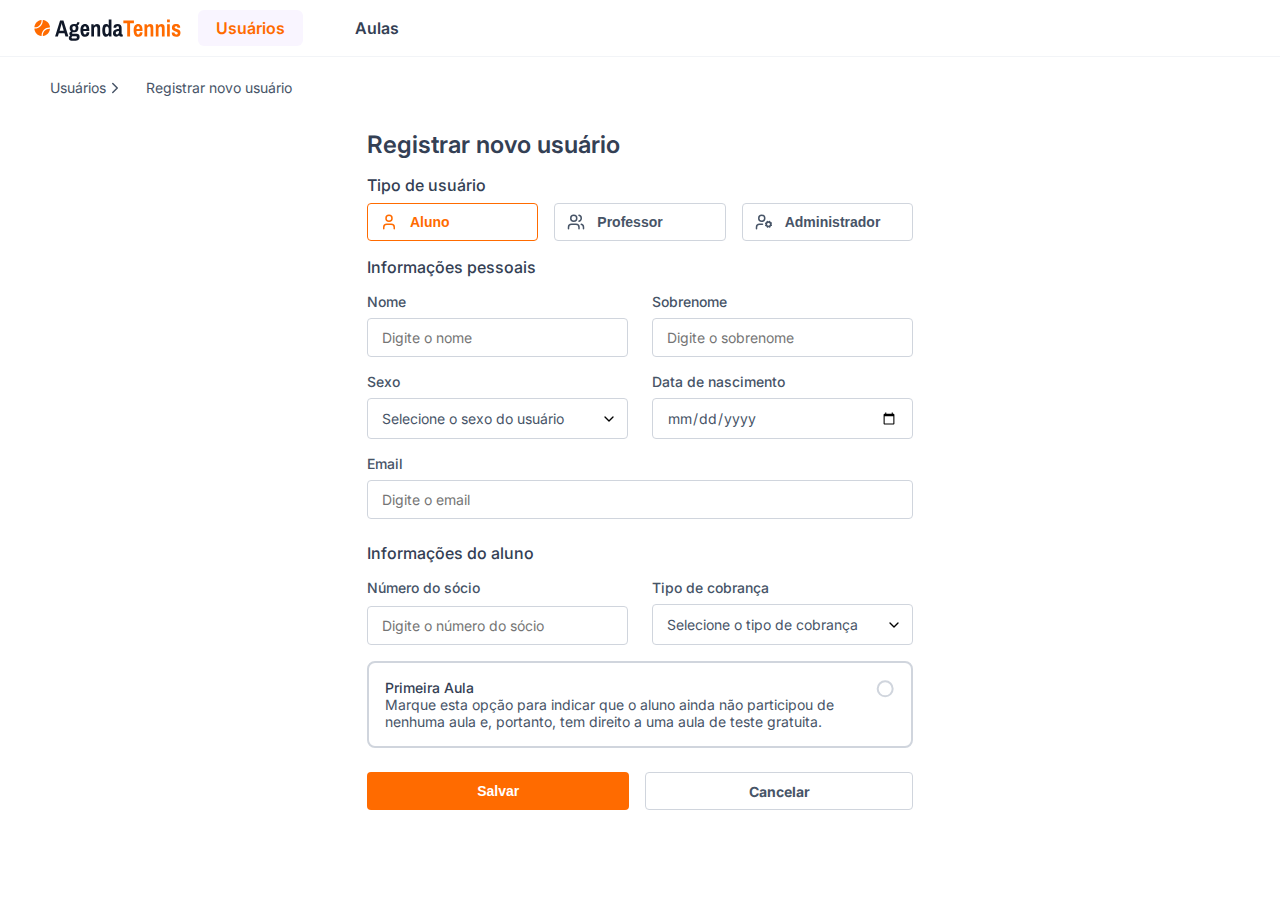
<file: usuarios/novo-usuario.html>
<!DOCTYPE html>
<html lang="pt-br">

<head>
    <meta charset="UTF-8">
    <meta name="viewport" content="width=device-width, initial-scale=1.0">
    <link rel="preconnect" href="https://fonts.googleapis.com">
    <link rel="preconnect" href="https://fonts.gstatic.com" crossorigin>
    <link
        href="https://fonts.googleapis.com/css2?family=Inter:ital,opsz,wght@0,14..32,100..900;1,14..32,100..900&display=swap"
        rel="stylesheet">
    <link rel="stylesheet" href="../styles/index.css">
    <link rel="stylesheet" href="../styles/pages/novo-usuario.css">
    <title>AgendaTennis - Registrar Usuário</title>
</head>

<body id="novo-usuario">
    <header class="header-main">
        <nav class="container">
            <a href="#"><img src="../assets/icons/logo.svg" alt="Logo AgendaTennis" class="img-logo"></a>
            <ul>
                <li><a href="./listar-usuarios.html" class="ativo">Usuários</a></li>
                <li><a href="../aulas/listar-aulas.html">Aulas</a></li>
            </ul>
        </nav>
    </header>
    <main class="container">
        <div class="breadcrumb-container">
            <ul class="breadcrumb-list">
                <li class="breadcrumb-item">
                    <a href="./listar-usuarios.html" class="text-xs">
                        Usuários
                        <svg xmlns="http://www.w3.org/2000/svg" width="24" height="24" viewBox="0 0 24 24" fill="none"
                            stroke="currentColor" stroke-width="2" stroke-linecap="round" stroke-linejoin="round"
                            class="lucide lucide-chevron-right">
                            <path d="m9 18 6-6-6-6" />
                        </svg>
                    </a>
                </li>
                <li class="breadcrumb-item">
                    <a href="./novo-usuario.html" class="text-xs icon-none">
                        Registrar novo usuário
                    </a>
                </li>
            </ul>
        </div>
        <div class="form-container">
            <h1 class="titulo-secundario">Registrar novo usuário</h1>
            <!-- Botões -->
            <div class="user-type-buttons">
                <p class="texto-normal titulo-section-form">Tipo de usuário</p>
                <div>
                    <button class="botao outline ativo" onclick="showForm('form-aluno')">
                        <svg xmlns="http://www.w3.org/2000/svg" width="24" height="24" viewBox="0 0 24 24" fill="none"
                            stroke="currentColor" stroke-width="2" stroke-linecap="round" stroke-linejoin="round"
                            class="lucide lucide-user">
                            <path d="M19 21v-2a4 4 0 0 0-4-4H9a4 4 0 0 0-4 4v2" />
                            <circle cx="12" cy="7" r="4" />
                        </svg>
                        Aluno
                    </button>
                    <button class="botao outline" onclick="showForm('form-professor')">
                        <svg xmlns="http://www.w3.org/2000/svg" width="24" height="24" viewBox="0 0 24 24" fill="none"
                            stroke="currentColor" stroke-width="2" stroke-linecap="round" stroke-linejoin="round"
                            class="lucide lucide-users">
                            <path d="M16 21v-2a4 4 0 0 0-4-4H6a4 4 0 0 0-4 4v2" />
                            <circle cx="9" cy="7" r="4" />
                            <path d="M22 21v-2a4 4 0 0 0-3-3.87" />
                            <path d="M16 3.13a4 4 0 0 1 0 7.75" />
                        </svg>
                        Professor
                    </button>
                    <button class="botao outline" onclick="showForm('form-admin')">
                        <svg xmlns="http://www.w3.org/2000/svg" width="24" height="24" viewBox="0 0 24 24" fill="none"
                            stroke="currentColor" stroke-width="2" stroke-linecap="round" stroke-linejoin="round"
                            class="lucide lucide-user-cog">
                            <circle cx="18" cy="15" r="3" />
                            <circle cx="9" cy="7" r="4" />
                            <path d="M10 15H6a4 4 0 0 0-4 4v2" />
                            <path d="m21.7 16.4-.9-.3" />
                            <path d="m15.2 13.9-.9-.3" />
                            <path d="m16.6 18.7.3-.9" />
                            <path d="m19.1 12.2.3-.9" />
                            <path d="m19.6 18.7-.4-1" />
                            <path d="m16.8 12.3-.4-1" />
                            <path d="m14.3 16.6 1-.4" />
                            <path d="m20.7 13.8 1-.4" />
                        </svg>
                        Administrador
                    </button>
                </div>
            </div>
            <!-- Formulário Aluno -->
            <form id="form-aluno" class="form-adicionar-usuario form-dinamico active">
                <div class="informacoes-pessoais">
                    <p class="texto-normal titulo-section-form">Informações pessoais</p>
                    <div class="form-group">
                        <div class="form-field">
                            <label for="nome-aluno" class="label-padrao">Nome</label>
                            <input name="nome-aluno" type="text" id="nome-aluno" class="input-padrao"
                                placeholder="Digite o nome">
                        </div>
                        <div class="form-field">
                            <label for="sobrenome-aluno" class="label-padrao">Sobrenome</label>
                            <input name="sobrenome-aluno" type="text" id="sobrenome-aluno" class="input-padrao"
                                placeholder="Digite o sobrenome">
                        </div>
                    </div>
                    <div class="form-group">
                        <div class="form-field">
                            <label for="sexo-aluno" class="label-padrao">Sexo</label>
                            <select id="sexo-aluno" name="sexo-aluno" class="select-padrao">
                                <option>Selecione o sexo do usuário</option>
                                <option value="m">Masculino</option>
                                <option value="f">Feminino</option>
                            </select>

                        </div>
                        <div class="form-field">
                            <label for="nascimento-aluno" class="label-padrao">Data de nascimento</label>
                            <input name="nascimento-aluno" type="date" id="nascimento-aluno" class="input-padrao">
                        </div>
                    </div>
                    <div class="form-field">
                        <label for="email-aluno" class="label-padrao">Email</label>
                        <input name="email-aluno" type="email" id="email-aluno" class="input-padrao"
                            placeholder="Digite o email">
                    </div>
                </div>
                <div class="informacoes-aluno">
                    <p class="texto-normal titulo-section-form">Informações do aluno</p>
                    <div class="form-group">
                        <div class="form-field">
                            <label for="numero-socio-aluno" class="label-padrao">Número do sócio</label>
                            <input name="numero-socio-aluno" type="text" id="numero-socio-aluno" class="input-padrao"
                                placeholder="Digite o número do sócio">
                        </div>
                        <div class="form-field">
                            <label for="tipo-cobranca-aluno" class="label-padrao">Tipo de cobrança</label>
                            <select name="tipo-cobranca-aluno" id="tipo-cobranca-aluno" class="select-padrao">
                                <option value="" selected>Selecione o tipo de cobrança</option>
                                <option value="Fixo">Fixo</option>
                                <option value="Anual">Anual</option>
                            </select>
                        </div>
                    </div>
                    <div class="form-field checkbox-primeira-aula">
                        <label for="primeira-aula-aluno" class="label-padrao">
                            Primeira Aula
                            <p>Marque esta opção para indicar que o aluno ainda não participou de nenhuma aula e,
                                portanto, tem direito a uma aula de teste gratuita.</p>
                        </label>
                        <input name="primeira-aula-aluno" type="checkbox" id="primeira-aula-aluno"
                            name="primeira-aula-aluno">
                    </div>
                </div>
                <div class="form-actions">
                    <button type="submit" class="salvar botao">Salvar</button>
                    <a href="./listar-usuarios.html" type="button" class="cancelar botao outline">Cancelar</a>
                </div>
            </form>

            <form id="form-professor" class="form-adicionar-usuario form-dinamico">
                <div class="informacoes-pessoais">
                    <p class="texto-normal titulo-section-form">Informações pessoais</p>
                    <div class="form-group">
                        <div class="form-field">
                            <label for="nome-aluno" class="label-padrao">Nome</label>
                            <input name="nome-aluno" type="text" id="nome-aluno" class="input-padrao"
                                placeholder="Digite o nome">
                        </div>
                        <div class="form-field">
                            <label for="sobrenome-aluno" class="label-padrao">Sobrenome</label>
                            <input name="sobrenome-aluno" type="text" id="sobrenome-aluno" class="input-padrao"
                                placeholder="Digite o sobrenome">
                        </div>
                    </div>
                    <div class="form-group">
                        <div class="form-field">
                            <label for="sexo-aluno" class="label-padrao">Sexo</label>
                            <select id="sexo-aluno" name="sexo-aluno" class="select-padrao">
                                <option>Selecione o sexo do usuário</option>
                                <option value="m">Masculino</option>
                                <option value="f">Feminino</option>
                            </select>

                        </div>
                        <div class="form-field">
                            <label for="nascimento-aluno" class="label-padrao">Data de nascimento</label>
                            <input name="nascimento-aluno" type="date" id="nascimento-aluno" class="input-padrao">
                        </div>
                    </div>
                    <div class="form-field">
                        <label for="email-aluno" class="label-padrao">Email</label>
                        <input name="email-aluno" type="email" id="email-aluno" class="input-padrao"
                            placeholder="Digite o email">
                    </div>
                </div>
                <div class="form-actions">
                    <button type="submit" class="salvar botao">Salvar</button>
                    <a href="./listar-usuarios.html" type="button" class="cancelar botao outline">Cancelar</a>
                </div>
            </form>

            <form id="form-admin" class="form-adicionar-usuario form-dinamico">
                <div class="informacoes-pessoais">
                    <p class="texto-normal titulo-section-form">Informações pessoais</p>
                    <div class="form-group">
                        <div class="form-field">
                            <label for="nome-aluno" class="label-padrao">Nome</label>
                            <input name="nome-aluno" type="text" id="nome-aluno" class="input-padrao"
                                placeholder="Digite o nome">
                        </div>
                        <div class="form-field">
                            <label for="sobrenome-aluno" class="label-padrao">Sobrenome</label>
                            <input name="sobrenome-aluno" type="text" id="sobrenome-aluno" class="input-padrao"
                                placeholder="Digite o sobrenome">
                        </div>
                    </div>
                    <div class="form-group">
                        <div class="form-field">
                            <label for="sexo-aluno" class="label-padrao">Sexo</label>
                            <select id="sexo-aluno" name="sexo-aluno" class="select-padrao">
                                <option>Selecione o sexo do usuário</option>
                                <option value="m">Masculino</option>
                                <option value="f">Feminino</option>
                            </select>

                        </div>
                        <div class="form-field">
                            <label for="nascimento-aluno" class="label-padrao">Data de nascimento</label>
                            <input name="nascimento-aluno" type="date" id="nascimento-aluno" class="input-padrao">
                        </div>
                    </div>
                    <div class="form-field">
                        <label for="email-aluno" class="label-padrao">Email</label>
                        <input name="email-aluno" type="email" id="email-aluno" class="input-padrao"
                            placeholder="Digite o email">
                    </div>
                    <div class="form-field">
                        <label for="senha" class="label-padrao">Senha</label>
                        <input name="senha" type="password" id="senha" class="input-padrao"
                            placeholder="Digite uma senha segura">
                    </div>
                </div>
                <div class="form-actions">
                    <button type="submit" class="salvar botao">Salvar</button>
                    <a href="./listar-usuarios.html" type="button" class="cancelar botao outline">Cancelar</a>
                </div>
            </form>
        </div>
    </main>
    <script>
        function showForm(formId) {
            document.querySelectorAll('.form-dinamico').forEach(form => {
                form.classList.remove('active');
            });
            document.getElementById(formId).classList.add('active');

            document.querySelectorAll('.user-type-buttons .botao').forEach(button => {
                button.classList.remove('ativo');
            });
            document.querySelector(`.botao[onclick="showForm('${formId}')"]`).classList.add('ativo');
        }

        function cancelForm() {
            alert("Formulário cancelado!");
        }
    </script>
</body>

</html>
</file>
<file: styles/index.css>
@import "./global.css";

@import "./pages/login.css";

@import "./componentes.css";
</file>
<file: login.css>
* {
    margin: 0;
    padding: 0;
    box-sizing: border-box;
    font-family: Arial, sans-serif;
}

body, html {
    height: 100%;
    width: 100%;
    background-color: #ffffff; 
}

body {
    display: flex;
    justify-content: center;
    align-items: center;
    height: 100%;
}

.conteiner {
    display: flex;
    width: 100%;
    height: 100%;
}

.secao-imagem {
    flex: 1;
    display: flex;
    justify-content: center;
    align-items: center;
    padding: 3px;
}

.secao-imagem img {
    width: 750px; 
    height: 710px; 
    object-fit: cover;
    border-radius: 20px;
}

.secao-formulario {
    flex: 1;
    padding: 60px;
    display: flex;
    flex-direction: column;
    justify-content: center;
    align-items: center;
}

.secao-formulario h1 {
    font-size: 36px;
    color: #333;
    margin-bottom: 20px;
    text-align: center;
}

.secao-formulario h1 span {
    color: #e67e22;
}

.secao-formulario h2 {
    font-size: 18px;
    margin-bottom: 20px;
    color: #666;
    text-align: center;
}

.secao-formulario label {
    font-size: 14px;
    margin-bottom: 5px;
    display: block;
    color: #666;
}

.secao-formulario input {
    width: 100%;
    max-width: 400px;
    padding: 12px;
    margin-bottom: 15px;
    border: 1px solid #ccc;
    border-radius: 5px;
}

.secao-formulario .mensagem-erro {
    color: #e74c3c;
    font-size: 12px;
    margin-bottom: 20px;
    text-align: center;
}

.secao-formulario button {
    width: 100%;
    max-width: 400px;
    padding: 15px;
    background-color: #e67e22;
    color: #ffffff;
    border: none;
    border-radius: 5px;
    cursor: pointer;
    font-size: 16px;
    font-weight: bold;
    transition: background-color 0.3s;
}

.secao-formulario button:hover {
    background-color: #cf6718;
}
</file>
<file: styles/pages/aulas.css>
#listar-aulas main {
    margin-top: 32px;
    padding-bottom: 64px;
}

#listar-aulas .descricao-pagina {
    width: 100%;
    margin-bottom: 24px;
}

#listar-aulas .descricao-pagina h1 {
    margin-bottom: 4px;
}

#listar-aulas .acoes-usuarios {
    width: 100%;
    display: flex;
    justify-content: space-between;
}

#listar-aulas .acoes-usuarios-filtros {
    flex: 1;
    display: flex;
    gap: 12px;
    max-width: 500px;
}

#listar-aulas .acoes-usuarios-filtros .filtros {
    background-color: transparent;
    color: var(--cor-texto);
    max-width: max-content;
    border: solid 1px var(--cor-borda-padrao);
    font-size: 14px;
    font-weight: 600;
    gap: 4px;
}

#listar-aulas .btn-add-aula {
    max-width: 196px;
}

.buscar-aulas-input {
    width: 100%;
    font-size: 14px;
    padding: 4px 8px;
    border: solid 1px #d0d5dd;
    border-radius: 4px;
    height: 38px;

    display: flex;
    align-items: center;
    gap: 4px;

}

.buscar-aulas-input svg {
    width: 18px;
    height: 18px;
    stroke: #667085;
}

.buscar-aulas-input input {
    appearance: none;
    width: 100%;
    height: 100%;
    border: none;
    outline: none;
}


.buscar-aulas-input:has(input:focus-within) {
    border: solid 2px var(--cor-primaria-marca);
}

#listar-aulas .lista-aulas-container {
    margin-top: 24px;
    border-top: solid 1px var(--cor-borda-padrao);
    padding: 24px 0;

    display: flex;
    flex-direction: column;
    gap: 24px;
}

#listar-aulas .grupo-aulas-dia {
    display: flex;
    gap: 24px;
    flex-direction: column;

}

.grupo-aulas-dia .informacoes-dia {
    display: flex;
    align-items: center;
    gap: 32px;
    color: var(--cor-titulo);
}

.grupo-aulas-dia .informacoes-dia>span {
    display: flex;
    align-items: center;
    gap: 8px;
    font-weight: 500;
}

.grupo-aulas-dia .informacoes-dia>div {
    display: flex;
    align-items: center;
    gap: 8px;
    font-size: 14px;
    font-weight: 500;
}

.grupo-aulas-dia .informacoes-dia .badge {
    font-size: 12px;
    padding: 2px 8px;
    border-radius: 99px;
    color: var(--cor-primaria-marca);
    background-color: var(--cor-backgroud-hover);
}

.aulas {
    display: flex;
    flex-direction: column;
    gap: 16px;
}

.aulas .card-aula {
    display: flex;
    flex-direction: column;
    gap: 16px;
    padding: 16px 24px;
    border: solid 1px var(--cor-borda-padrao);
    border-radius: 4px;
}


.aulas .card-aula .card-main {
    display: flex;
    align-items: center;
    gap: 36px;
    width: 100%;
}

.card-aula-identificacao {
    display: flex;
    align-items: center;
    gap: 8px;
}

.card-aula-identificacao .id-aula {
    color: var(--cor-text-secundario);
    font-weight: 600;
    display: flex;
    align-items: center;
    gap: 8px;
}

.card-aula-identificacao .id-aula span {
    display: inline-block;
    width: 12px;
    height: 12px;
    background-color: var(--cor-primaria-marca);
    border-radius: 4px;
}

.card-aula-tipo {
    color: var(--cor-titulo);
    font-size: 18px;
    font-weight: 600;
}

.card-aula-dados-aula {
    display: flex;
    align-items: center;
    gap: 20px;
    flex: 1;
}

.card-aula-dados-aula li {
    display: flex;
    align-items: center;
    gap: 4px;

    font-size: 14px;
    font-weight: 500;
}

.card-aula-dados-aula li svg {
    width: 16px;
    height: 16px;
    stroke: var(--cor-primaria-marca);
}

.card-aula .ações-aula {
    appearance: none;
    background-color: transparent;
    border: none;
    border-radius: 4px;
    justify-self: end;
    padding: 6px 12px;
    color: var(--cor-primaria-marca);
    cursor: pointer;
    text-align: center;
    transition: background-color .3s;
}

.card-aula .ações-aula:hover {
    background-color: var(--cor-backgroud-hover);
}

.card-aula .card-footer {
    font-size: 14px;
    display: flex;
    align-items: center;
    gap: 8px;

    color: var(--cor-text-secundario);
}


.card-footer .card-aula-lista-alunos {
    display: flex;
    align-items: center;
    gap: 12px;
}

.card-footer .card-aula-lista-alunos li {
    display: flex;
    align-items: center;
    gap: 8px;
    padding: 4px 12px;

    border: solid 1px var(--cor-borda-padrao);
    border-radius: 99px;
    font-weight: 500;
}

.card-footer .card-aula-lista-alunos li svg {
    width: 16px;
    height: 16px;

}

@media (max-width: 800px) {
    .aulas .card-aula {
        gap: 6px;
    }

    .aulas .card-aula .card-main {
        flex-direction: column;
        align-items: start;
        gap: 8px;
    }
}

@media (max-width: 560px) {
    .acoes-usuarios {
        flex-direction: column;
        gap: 16px;
    }

    .acoes-usuarios-filtros {
        flex-direction: column;
    }

    #listar-aulas .acoes-usuarios-filtros .filtros {
        max-width: inherit;
    }

    #listar-aulas .btn-add-aula {
        max-width: inherit;
    }

    #listar-aulas .lista-aulas-container {
        padding: 32px 0;
    }

    .grupo-aulas-dia .informacoes-dia {
        flex-direction: column;
        align-items: start;
        gap: 12px;
    }

    .aulas .card-aula .card-main {
        flex-direction: column;
        align-items: start;
        gap: 12px;
    }

    .card-aula-dados-aula {
        flex-direction: column;
        align-items: start;
        gap: 12px;
    }

    .card-aula .card-footer {
        flex-direction: column;
        align-items: start;
    }


    .card-aula-lista-alunos {
        overflow-x: scroll;
        padding-bottom: 12px;
        width: -webkit-fill-available;
    }

    .card-footer .card-aula-lista-alunos li {
        text-wrap: nowrap;
    }

}
</file>
<file: styles/pages/cadastrar-aulas.css>
#nova-aula .form-container {
    max-width: 546px;
    width: 100%;
    margin: 0 auto;
}

#nova-aula h1.titulo-secundario {
    font-size: 24px;
    font-weight: 600;
    margin-bottom: 16px;
}

.form-adicionar-aula {
    display: flex;
    flex-direction: column;
    gap: 24px;
}


.form-adicionar-aula .user-info,
.form-adicionar-aula .datas-disponiveis,
.form-adicionar-aula .alunos-participantes {
    display: flex;
    flex-direction: column;
    gap: 16px;
}

.data-disponvies-selecionar {
    display: flex;
    flex-direction: column;
    justify-content: space-between;
    align-items: center;
    gap: 16px;
}

.data-disponvies-acoes {
    display: flex;
    gap: 10px;
}


.form-field select#datas-aulas {
    width: min-content;
}

#nova-aula .form-actions {
    display: flex;
    gap: 10px;
    margin-top: 8px;
}

#nova-aula .alunos-participantes .botao {
    width: max-content;
}

.lista-data-disponvies {
    display: flex;
    justify-content: space-around;
    gap: 16px;
    width: 100%;
    padding: 12px 0;
    overflow-x: scroll;
}

.lista-data-disponvies li {
    cursor: pointer;

    display: flex;
    padding: 8px 16px;
    border-radius: 4px;
    border: solid 1px var(--cor-borda-padrao);
    transition: all .3s;

}

.lista-data-disponvies li:has(.data-selecionada:checked),
.lista-data-disponvies li:hover {
    background-color: var(--cor-primaria-marca);

}

.lista-data-disponvies li:has(.data-selecionada:checked) .card-data-selecionada,
.lista-data-disponvies li:hover .card-data-selecionada {
    color: #fff;
}

.card-data-selecionada {
    cursor: pointer;

    flex: 1;
    display: flex;
    flex-direction: column;
    align-items: center;
    justify-content: space-between;
    gap: 16px;

    font-weight: 600;
    font-size: 18px;
    height: 100%;
    width: 100%;
    text-wrap: nowrap;
    transition: all .3s;
    color: #000000;
}





.card-data-selecionada .slots {
    font-size: 12px;
}

.lista-data-disponvies .data-selecionada {
    appearance: none;
    width: 0;
    height: 0;
}




.lista-alunos-participantes {
    display: flex;
    align-items: center;
    gap: 8px;
}

.lista-alunos-participantes .aluno-participante {
    display: flex;
    align-items: center;
    gap: 4px;

    background-color: var(--cor-backgroud-hover);
    border-radius: 4px;
    padding: 8px 12px;
    font-weight: 600;

    cursor: pointer;
}


@media (max-width: 560px) {

    .data-disponvies-selecionar .form-group {
        flex-direction: row;
    }
}
</file>
<file: styles/pages/listar-usuarios.css>
#listar-usuarios main {
    margin-top: 32px;
    padding-bottom: 64px;
}

.table-container {
    width: 100%;
    border: solid 1px var(--cor-borda-padrao);
    border-radius: 4px;
    display: flex;
    flex-direction: column;
    gap: 14px;
}

.table-default {
    width: 100%;
    border-collapse: collapse;
}

.table-default tr {
    border-bottom: solid 1px var(--cor-borda-padrao);
    padding: 12px;
}

.table-default tr th:first-child,
.table-default tr td:first-child {
    padding-left: 24px;
}

.table-default tr th:last-child,
.table-default tr td:last-child {
    padding-right: 24px;
}

.table-default tr th:nth-child(2) {
    text-wrap: nowrap;
}

.table-default td,
.table-default th {
    padding: 8px 12px;
}

.table-default td:has(.status) {
    display: flex;
    justify-content: center;
    align-items: center;
}

.table-default th {
    text-align: left;
}

.table-default thead {
    background-color: var(--cor-backgroud);
}

.table-container-header {
    padding: 16px 20px 0;
    display: flex;
    align-items: center;
    flex-wrap: wrap;
    gap: 20px;
}

.table-container-header .input-default {
    padding: 8px;
}

.table-container-actions {
    display: grid;
    grid-template-columns: minmax(100px, 406px) max-content;
    place-content: end;
    gap: 16px;
    flex: 1;
}

.table-container-action-add {
    padding: 3px;
}

.table-container-action-add a {
    height: 100%;
}

.table-container-header p.text-base {
    color: var(--cor-texto);
}

.table-container-header .table-container-actions button,
.table-container-header .table-container-actions a.btn {
    padding: 4px 14px;
    display: flex;
    gap: 4px;
    align-items: center;
    justify-content: center;
    text-decoration: none;
    width: inherit;
}

.search-input input {
    border-radius: 4px 0 0 4px;
    border: solid 2px var(--cor-borda-padrao);
}

.search-input button.btn {
    border-radius: 0 4px 4px 0;
}

.search-input input:not(:placeholder-shown),
.search-input input:focus-within {
    border: solid 2px var(--cor-primaria-marca);
    outline: none;
}

.search-input {
    min-width: 40px;
}


.page-description {
    display: flex;
    flex-direction: column;
    gap: 4px;
}

.table-container-header p span.texto-pequeno {
    font-weight: 700;
    border-radius: 99px;
    background-color: var(--cor-backgroud-hover);
    padding: 4px 8px;
    color: var(--cor-primaria-marca);
    margin-left: 1px;
}



.table-container-content {
    overflow: auto;
    height: min-content;
}

.table-row-actions {
    width: 100%;
    display: flex;
    align-items: center;
    justify-content: center;
    height: 100%;
    color: var(--cor-texto);
    border-radius: 4px;
    padding: 8px;
    transition: background-color .3s;
    cursor: pointer;
}

.table-row-actions:hover {
    background-color: var(--cor-backgroud-hover);
}

.table-row-actions svg {
    width: 18px;
    height: 18px;
}

.table-action-remove {
    border: none;
    background: none;
    cursor: pointer;
}

.table-action-remove svg {
    pointer-events: none;
}

.pagination-container {
    display: flex;
    align-items: center;
    justify-content: end;
    padding: 0 8px 10px;
    gap: 32px;
}

.pagination-container div {
    display: flex;
    align-items: center;
    gap: 10px;
}

.pagination-item {
    display: flex;
    align-items: center;
    gap: 6px;
    padding: 6px 14px;
    cursor: pointer;
    color: var(--text-color-secondary);
    border: solid 1px var(--cor-borda-padrao);
    border-radius: 8px;
    font-weight: 600;
    text-decoration: none;
}

.pagination-item svg {
    margin-top: 1px;
}


.pagination-item.pagination-item-inative {
    pointer-events: none;
    color: #6f717380;
}


.table-default .status {
    display: flex;
    justify-content: center;
    align-items: center;
    gap: 6px;
    border-radius: 99px;
    padding: 4px 8px;
    padding-left: 8px;
    color: #027A48;
    font-weight: 500;
    background-color: #ECFDF3;
    width: 100%;
    position: relative;
    min-width: 82px;
}

.table-default .status.inativo {
    color: #344054;
    background-color: #F2F4F7;
    padding-left: 12px;
}

.table-default .status::after {
    content: "";
    position: absolute;
    display: inline-block;

    top: 0;
    left: 0;

    transform: translate(100%, 110%);

    width: 8px;
    height: 8px;
    border-radius: 50%;
    background-color: #12B76A;
}

.table-default .status.inativo::after {
    background-color: #667085;
}


@media (max-width: 768px) {

    .table-container-actions {
        grid-row: 2 / -1;
    }

    .table-container-header {
        align-items: start;
        flex-direction: column;

    }

    .table-container-header p.text-base {
        grid-row: 1 / 2;
    }

    .table-container-actions {
        width: 100%;
        grid-template-columns: 1fr;
    }

    .pagination-container {
        flex-direction: column;
        align-items: start;
        gap: 16px;
    }
}

@media (max-width: 400px) {
    .botao {
        padding: 6px 10px;
    }
}
</file>
<file: styles/pages/novo-usuario.css>
#novo-usuario .form-container {
    max-width: 546px;
    width: 100%;
    margin: 0 auto;
}

#novo-usuario h1.titulo-secundario {
    font-size: 24px;
    font-weight: 600;
    margin-bottom: 16px;
}

.form-adicionar-usuario {
    display: flex;
    flex-direction: column;
    gap: 24px;
}

#novo-usuario .texto-normal.titulo-section-form {
    color: var(--cor-text-secundario);
    font-weight: 500;
}

.user-type-buttons {
    display: flex;
    flex-direction: column;
    gap: 8px;
    width: 100%;
    margin-bottom: 16px;
}

.user-type-buttons div {
    display: flex;

    gap: 16px;
    width: 100%;
    justify-content: space-between;
}

.user-type-buttons .botao {
    justify-content: start;
}

.user-type-buttons .botao.ativo {
    border-color: var(--cor-primaria-marca);
    color: var(--cor-primaria-marca);
}

.informacoes-pessoais {
    width: 100%;
}

.informacoes-pessoais,
.informacoes-aluno {
    display: flex;
    flex-direction: column;
    gap: 16px;
}

.checkbox-primeira-aula {
    padding: 16px;
    border: solid 2px var(--cor-borda-padrao);
    border-radius: 8px;
    position: relative;
}

.checkbox-primeira-aula .label-padrao {
    color: var(--cor-text-secundario);
}

.checkbox-primeira-aula .label-padrao p {
    font-weight: 400;
    color: var(--cor-texto);
}

.checkbox-primeira-aula input[type=checkbox] {
    position: absolute;
    right: 0;
    top: 0;
    transform: translate(-100%, 100%);
    border-radius: 50%;
    appearance: none;

    width: 1.3em;
    height: 1.3em;
    cursor: pointer;

    border: 2px solid var(--cor-borda-padrao);
}

.checkbox-primeira-aula:has(input[type=checkbox]:checked) {
    border: solid 2px var(--cor-primaria-marca);
}

.checkbox-primeira-aula input[type=checkbox]:checked {
    background-color: var(--cor-primaria-marca);
}


.form-dinamico {
    display: none;
}

.form-dinamico.active {
    display: flex;
    flex-direction: column;
    justify-content: center;
    align-items: center;
    width: 100%;
}

.form-actions {
    display: flex;
    width: 100%;
    gap: 16px;
    justify-content: space-between;
}


@media (max-width:560px) {
    .form-dinamico.active {
        gap: 36px;
    }

    .user-type-buttons {
        gap: 16px;
        margin-bottom: 32px;
    }

    .user-type-buttons div {
        gap: 8px;
        flex-wrap: wrap;
    }

    .checkbox-primeira-aula p {
        width: 95%;
    }
}
</file>
